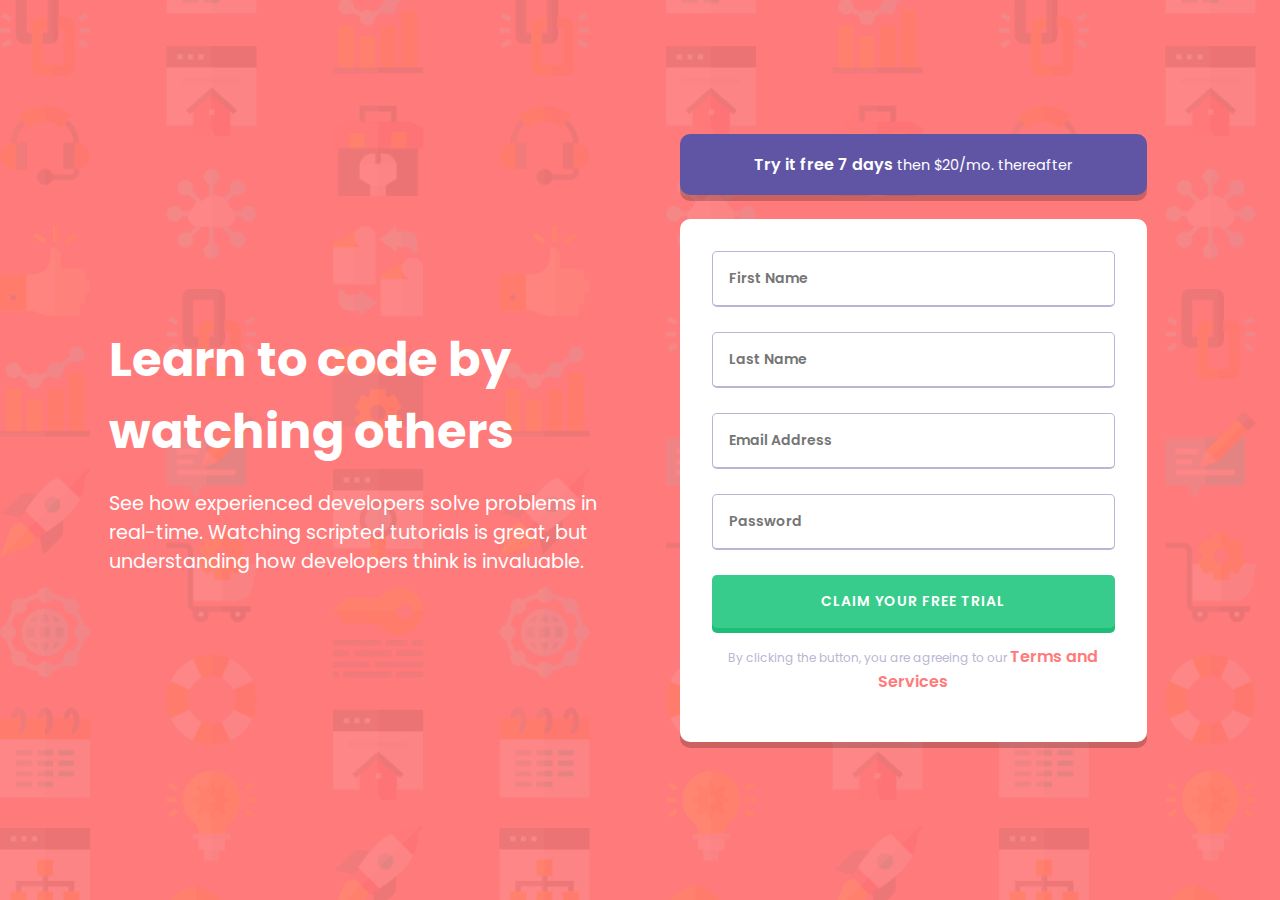
<file: index.html>
<!DOCTYPE html>
<html lang="en">

<head>
  <meta charset="UTF-8">
  <meta http-equiv="X-UA-Compatible" content="IE=edge">
  <meta name="viewport" content="width=device-width, initial-scale=1.0">

  <link rel="icon" type="image/png" sizes="32x32" href="./images/favicon-32x32.png">

  <title>Frontend Mentor | Intro component with sign up form</title>

  <link rel="stylesheet" href="https://cdnjs.cloudflare.com/ajax/libs/font-awesome/6.2.1/css/all.min.css"
    integrity="sha512-MV7K8+y+gLIBoVD59lQIYicR65iaqukzvf/nwasF0nqhPay5w/9lJmVM2hMDcnK1OnMGCdVK+iQrJ7lzPJQd1w=="
    crossorigin="anonymous" referrerpolicy="no-referrer">

  <link rel="stylesheet" href="./style.css">
  <script src="./app.js" defer></script>
</head>

<body>
  <main class="main">
    <section class="left-side">
      <header>
        <h1>
          Learn to code by<br>
          watching others
        </h1>
        <p>
          See how experienced developers solve problems in real-time. Watching
          scripted tutorials is great, but understanding how developers think
          is invaluable.
        </p>
      </header>
    </section>

    <div class="right-side">
      <div class="blue-button">
        <p><span>Try it free 7 days</span> then $20/mo. thereafter</p>
      </div>

      <form id="form" class="form">
        <div class="input-container">
          <input type="text" name="firstName" id="firstName" minlength="2" placeholder="First Name">
          <i class="fa-regular fa-face-smile"></i>
          <i class="fa-solid fa-circle-exclamation"></i>
          <p class="errorMessage">Error Message</p>
        </div>

        <div class="input-container">
          <input type="text" name="lastName" id="lastName" minlength="2" placeholder="Last Name">
          <i class="fa-regular fa-face-smile"></i>
          <i class="fa-solid fa-circle-exclamation"></i>
          <p class="errorMessage">Error Message</p>
        </div>

        <div class="input-container">
          <input type="email" name="email" id="email" placeholder="Email Address" value="">
          <i class="fa-regular fa-face-smile"></i>
          <i class="fa-solid fa-circle-exclamation"></i>
          <p class="errorMessage">Error Message</p>
        </div>

        <div class="input-container">
          <input type="password" name="password" id="password" autocomplete="on" placeholder="Password" minlength="5"
            maxlength="10">
          <i class="fa-regular fa-face-smile"></i>
          <i class="fa-solid fa-circle-exclamation"></i>
          <p class="errorMessage">Error Message</p>
        </div>

        <button type="submit" class="submit-btn">CLAIM YOUR FREE TRIAL</button>
        <p class="form-paragraph">
          By clicking the button, you are agreeing to our
          <span>Terms and Services</span>
        </p>
      </form>
    </div>
  </main>
</body>

</html>
</file>
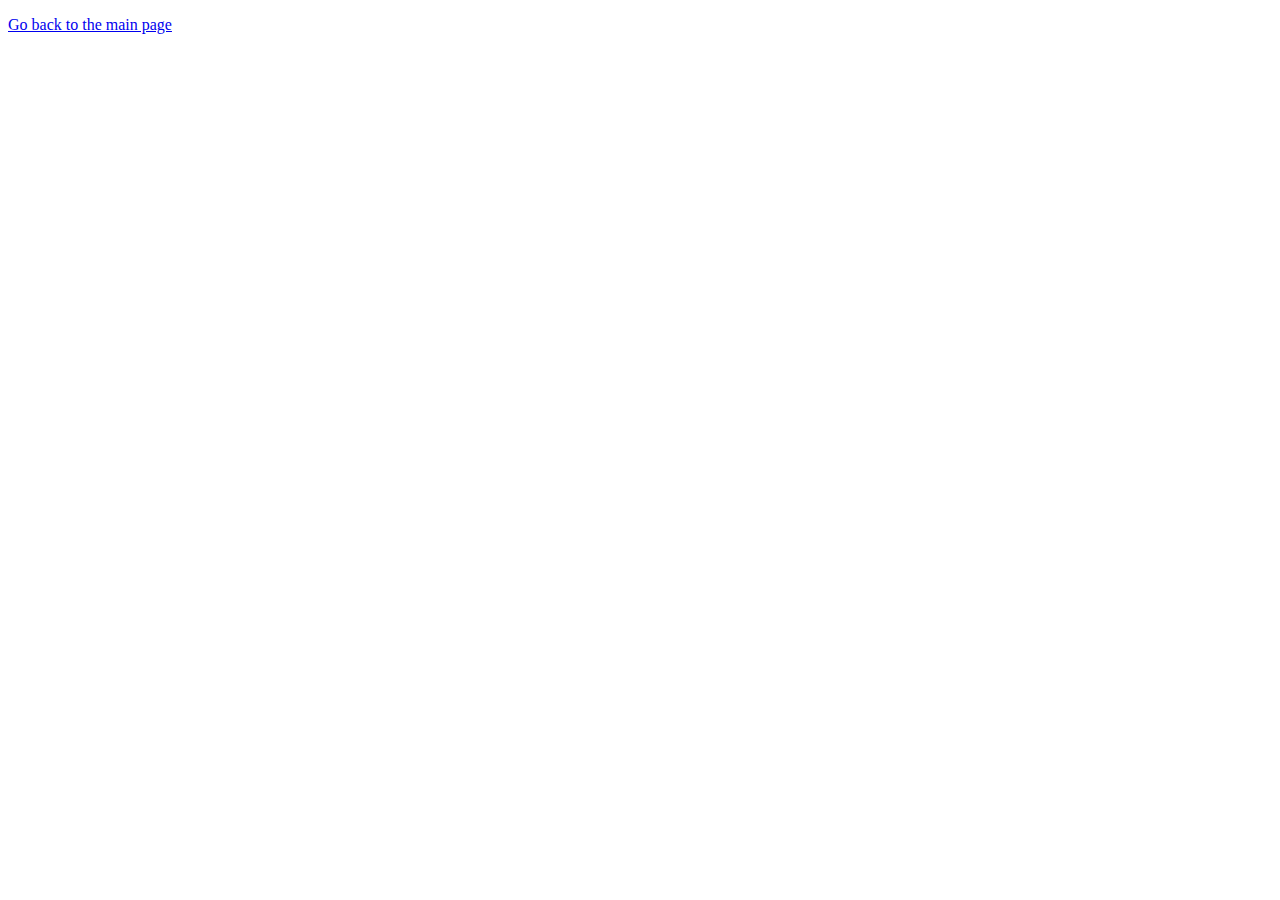
<file: results.html>
<!DOCTYPE html>
<html lang="en">

<head>
    <meta charset="UTF-8">
    <meta http-equiv="X-UA-Compatible" content="IE=edge">
    <meta name="viewport" content="width=device-width, initial-scale=1.0">
    <title>Results</title>
</head>

<body>
    <p id="paragraph"></p>

    <a href="index.html">Go back to the main page</a>

    <script>
        const paragraph = document.querySelector('#paragraph')
        const params = new URLSearchParams(window.location.search)
        params.forEach((value, key) => {
            paragraph.append(`${key} = ${value}`)
            paragraph.append(document.createElement('br'))
        })
    </script>
</body>

</html>
</file>
<file: style.css>
@import url("https://fonts.googleapis.com/css2?family=Poppins:wght@400;500;600;700&display=swap");

* {
  margin: 0;
  padding: 0;
  box-sizing: border-box;
  font-family: "Poppins", sans-serif;
}

/* COLOURS */
:root {
  --white: #fff;
  --red: hsl(0, 100%, 74%);
  --green: hsl(154, 59%, 51%);
  --blue: hsl(248, 32%, 49%);
  --dark-blue: hsl(249, 10%, 26%);
  --grayish-blue: hsl(246, 25%, 77%);
}

input,
button {
  font-family: inherit;
}

body {
  background-color: var(--red);
  font-size: 1rem;
  background-image: url(./images/bg-intro-mobile.png);
  background-repeat: no-repeat;
  background-size: cover;
}

/* MAIN */
.main {
  min-height: 100dvh;
  display: grid;
  align-content: center;
  place-items: center;
  max-width: 1440px;
  margin: 0 auto;
}

/* LEFT SIDE */
.left-side {
  margin: 3rem 1.5rem;
  color: var(--white);
  text-align: center;
}

.left-side header h1 {
  font-size: clamp(1rem, 4vw, 3rem);
  margin-bottom: 1.3rem;
}

.left-side header p {
  max-width: 50ch;
  font-size: clamp(1rem, 4vw, 1.2rem);
}

/* RIGHT SIDE */
.blue-button {
  background-color: var(--blue);
  color: var(--white);
  margin: 0 1.5rem 1rem;
  padding: 1.1rem 1.5rem;
  text-align: center;
  border-radius: 10px;
  box-shadow: 0px 6px 0 rgba(0, 0, 0, 0.2);
  max-width: 590px;
}

.blue-button p {
  font-size: 0.9rem;
}

.blue-button p span {
  font-weight: 600;
  font-size: 1rem;
}

/* FORM  */
#form {
  background-color: var(--white);
  border-radius: 10px;
  margin: 1.5rem;
  text-align: center;
  padding: 0.8rem;
  box-shadow: 0px 6px 0 rgba(0, 0, 0, 0.2);
  max-width: 590px;
}

.input-container {
  position: relative;
}

.input-container input {
  display: block;
  border: 1px solid var(--grayish-blue);
  outline: none;
  padding: 1rem;
  color: var(--dark-blue);
  font-size: 0.875rem;
  font-weight: 600;
  border-radius: 5px;
  width: 100%;
  transition: 0.2s ease;
  border-bottom-width: 2px;
}

.input-container input:focus {
  border: 2px solid var(--grayish-blue);
}

.input-container i {
  position: absolute;
  top: 18px;
  right: 20px;
  font-size: 24px;
  visibility: hidden;
}

.input-container.success input {
  border: 2px solid var(--green);
}

.input-container.success .fa-face-smile {
  color: var(--green);
  visibility: visible;
}

.input-container.error input {
  border: 2px solid var(--red);
}

.input-container.error .fa-circle-exclamation {
  color: var(--red);
  visibility: visible;
}

.input-container .errorMessage {
  visibility: hidden;
  text-align: right;
  font-size: clamp(0.8rem, 4vw, 1rem);
}

.input-container.error .errorMessage {
  visibility: visible;
  color: var(--red);
  margin: 0.5rem 0 1rem;
}

.input-container.error input::placeholder {
  visibility: hidden;
}

.submit-btn {
  background-color: var(--green);
  box-shadow: 0 5px 0px hsl(154, 73%, 43%);
  border-radius: 5px;
  color: var(--white);
  font-family: inherit;
  font-size: 0.875rem;
  font-weight: 600;
  letter-spacing: 1px;
  padding: 1rem;
  width: 100%;
  max-width: 590px;
  border: none;
  transition: all 0.5s ease-in-out;
  cursor: pointer;
}

.submit-btn:hover,
.submit-btn:focus {
  opacity: 0.8;
  cursor: pointer;
}

.form-paragraph {
  font-size: 0.75rem;
  padding: 1rem 0;
  color: var(--grayish-blue);
}

.form-paragraph span {
  font-size: clamp(0.8125rem, 4vw, 1rem);
  font-weight: 600;
  color: var(--red);
}

/* MEDIA QUERIES */

@media (min-width: 67.5rem) {
  body {
    background-image: url(./images/bg-intro-desktop.png);
    background-repeat: no-repeat;
    background-size: cover;
  }

  main {
    grid-template-columns: repeat(12, 1fr);
    gap: 2rem;
    padding: 5rem 0;
  }

  .left-side {
    grid-column: 2 / span 5;
    margin: 0;
    text-align: left;
  }

  .right-side {
    grid-column: 7 / span 5;
  }

  #form {
    padding: 2rem;
  }

  .blue-button {
    max-width: 590px;
  }
}
</file>
